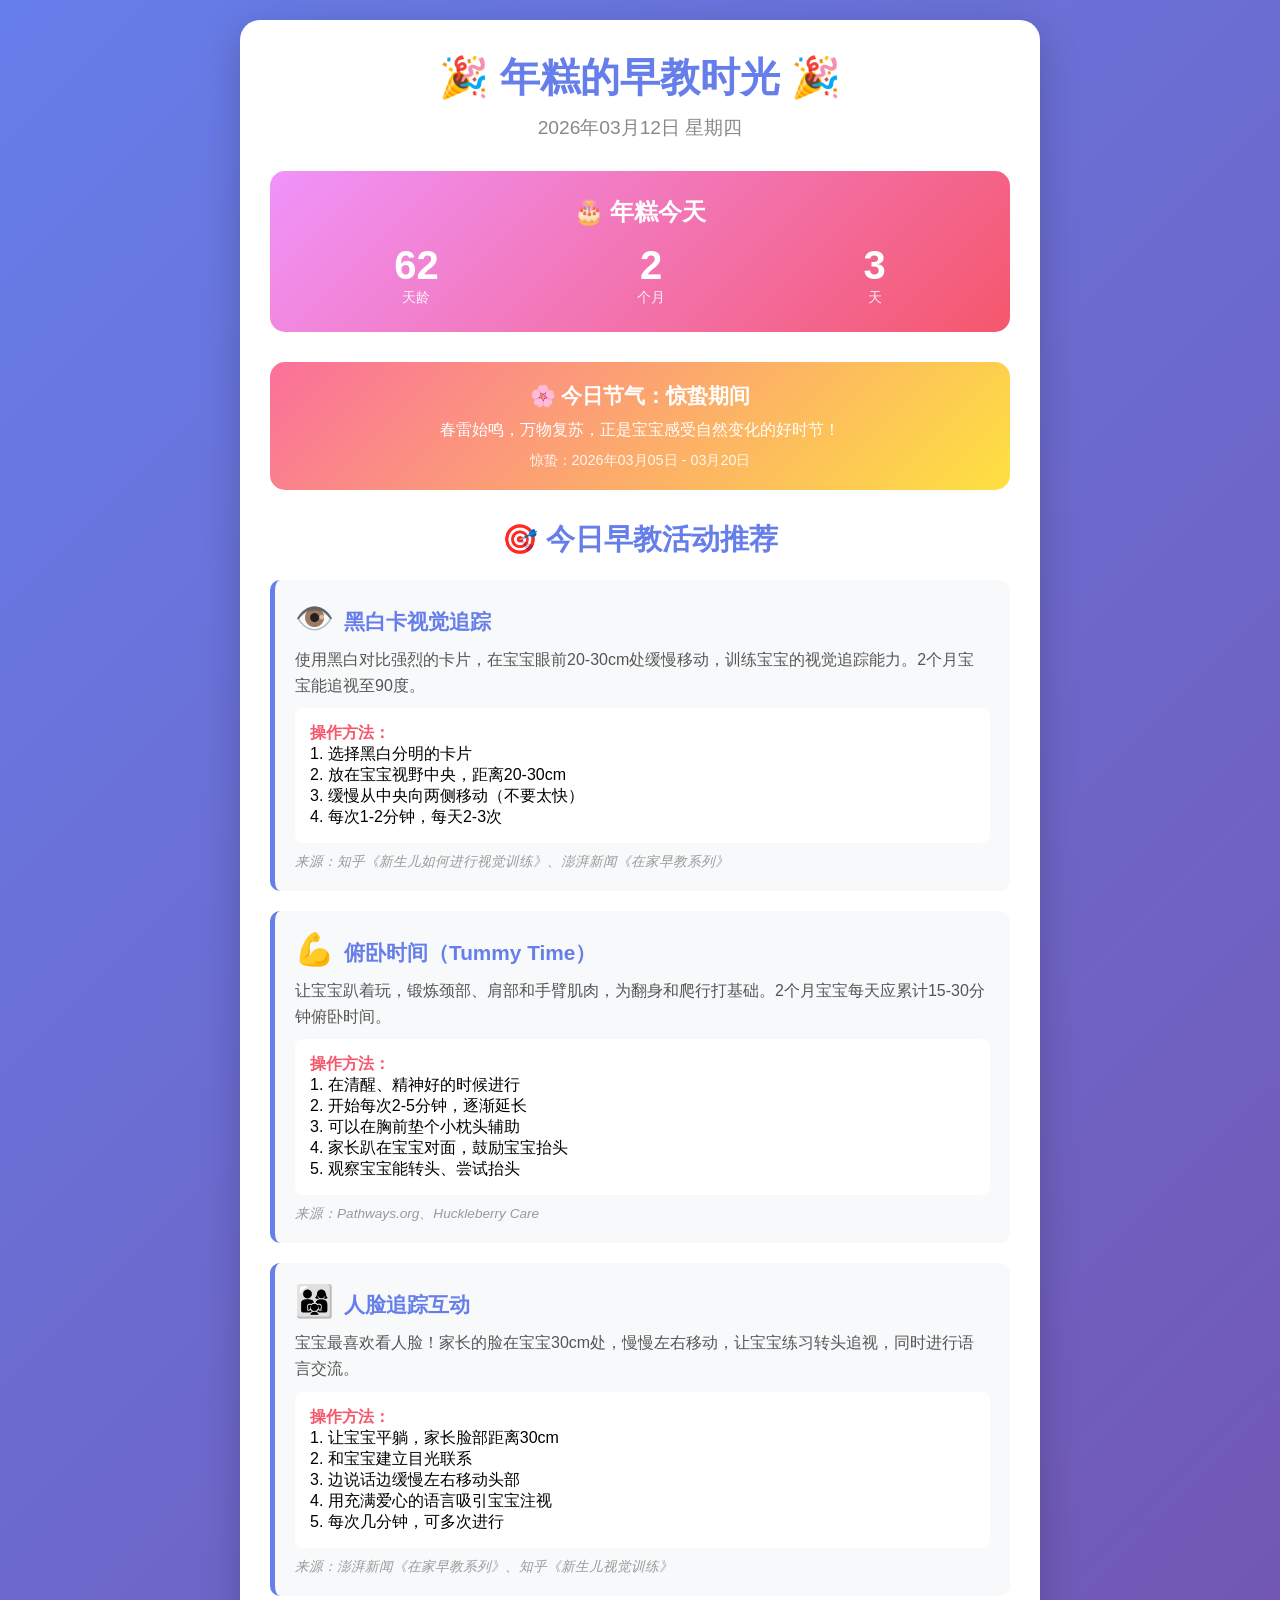
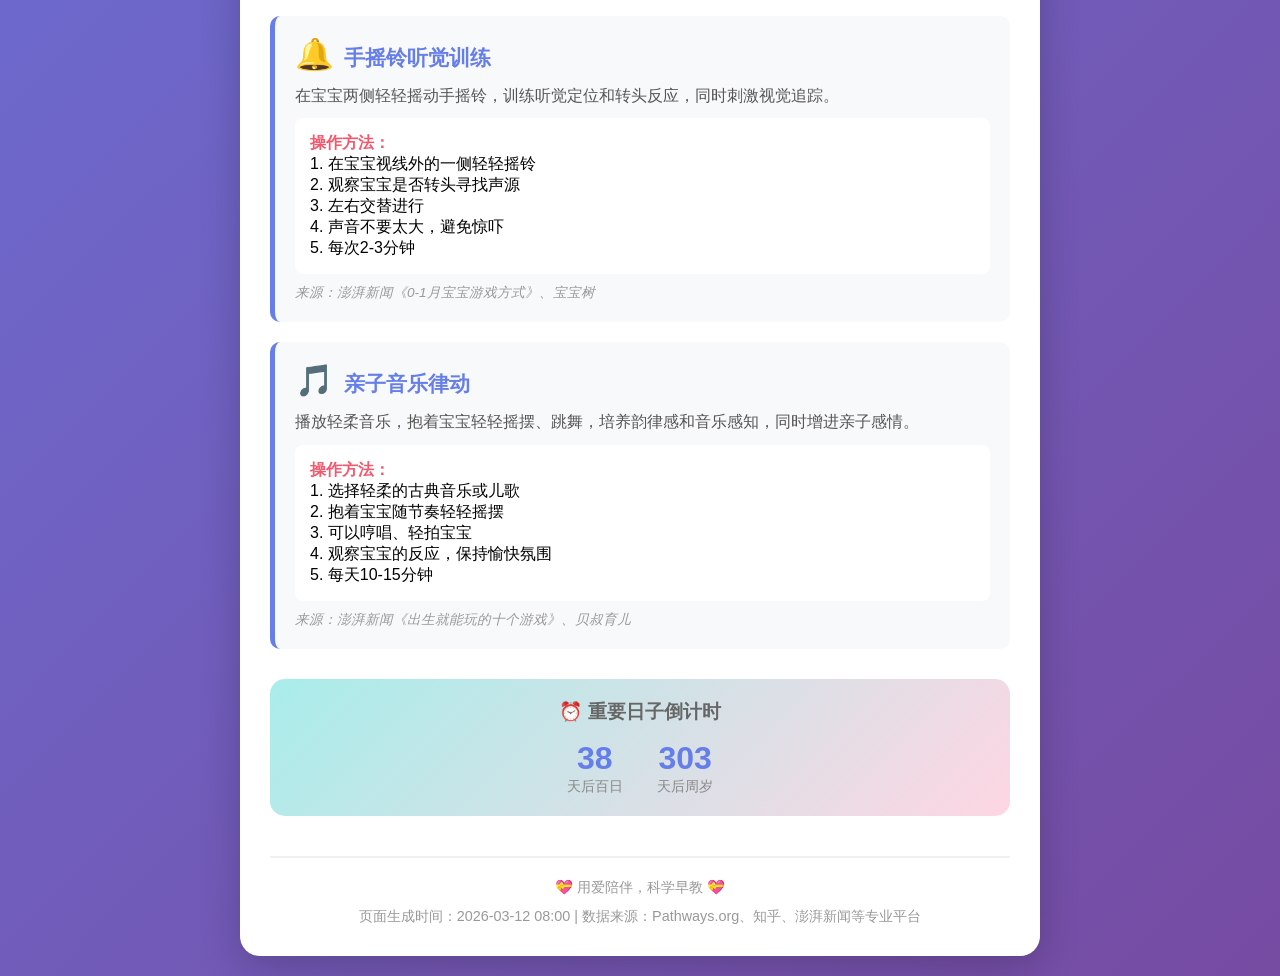
<file: archive/2026-03-12.html>
<!DOCTYPE html>
<html lang="zh-CN">
<head>
    <meta charset="UTF-8">
    <meta name="viewport" content="width=device-width, initial-scale=1.0">
    <title>年糕的早教时光 - 2026年03月12日</title>
    <style>
        * {
            margin: 0;
            padding: 0;
            box-sizing: border-box;
        }
        
        body {
            font-family: 'PingFang SC', 'Microsoft YaHei', sans-serif;
            background: linear-gradient(135deg, #667eea 0%, #764ba2 100%);
            min-height: 100vh;
            padding: 20px;
        }
        
        .container {
            max-width: 800px;
            margin: 0 auto;
            background: white;
            border-radius: 20px;
            padding: 30px;
            box-shadow: 0 10px 40px rgba(0,0,0,0.2);
        }
        
        .header {
            text-align: center;
            margin-bottom: 30px;
        }
        
        .header h1 {
            font-size: 2.5em;
            color: #667eea;
            margin-bottom: 10px;
        }
        
        .date {
            font-size: 1.2em;
            color: #888;
            margin-bottom: 20px;
        }
        
        .age-card {
            background: linear-gradient(135deg, #f093fb 0%, #f5576c 100%);
            color: white;
            padding: 25px;
            border-radius: 15px;
            text-align: center;
            margin-bottom: 30px;
        }
        
        .age-card h2 {
            font-size: 1.5em;
            margin-bottom: 15px;
        }
        
        .age-info {
            display: flex;
            justify-content: space-around;
            margin-top: 15px;
        }
        
        .age-item {
            text-align: center;
        }
        
        .age-number {
            font-size: 2.5em;
            font-weight: bold;
            display: block;
        }
        
        .age-label {
            font-size: 0.9em;
            opacity: 0.9;
        }
        
        .special-day {
            background: linear-gradient(135deg, #fa709a 0%, #fee140 100%);
            color: white;
            padding: 20px;
            border-radius: 15px;
            margin-bottom: 30px;
            text-align: center;
        }
        
        .special-day h3 {
            font-size: 1.3em;
            margin-bottom: 10px;
        }
        
        .activities {
            margin-top: 30px;
        }
        
        .activities h2 {
            font-size: 1.8em;
            color: #667eea;
            margin-bottom: 20px;
            text-align: center;
        }
        
        .activity-card {
            background: #f8f9fa;
            border-left: 5px solid #667eea;
            padding: 20px;
            margin-bottom: 20px;
            border-radius: 10px;
            transition: transform 0.3s ease, box-shadow 0.3s ease;
        }
        
        .activity-card:hover {
            transform: translateX(5px);
            box-shadow: 0 5px 15px rgba(0,0,0,0.1);
        }
        
        .activity-card h3 {
            color: #667eea;
            font-size: 1.3em;
            margin-bottom: 10px;
        }
        
        .activity-card .description {
            color: #555;
            line-height: 1.6;
            margin-bottom: 10px;
        }
        
        .activity-card .how-to {
            background: white;
            padding: 15px;
            border-radius: 8px;
            margin-top: 10px;
        }
        
        .activity-card .how-to strong {
            color: #f5576c;
        }
        
        .source {
            font-size: 0.85em;
            color: #999;
            margin-top: 10px;
            font-style: italic;
        }
        
        .countdown {
            background: linear-gradient(135deg, #a8edea 0%, #fed6e3 100%);
            padding: 20px;
            border-radius: 15px;
            margin-top: 30px;
            text-align: center;
        }
        
        .countdown h3 {
            color: #666;
            margin-bottom: 15px;
        }
        
        .countdown-item {
            display: inline-block;
            margin: 0 15px;
        }
        
        .countdown-number {
            font-size: 2em;
            font-weight: bold;
            color: #667eea;
            display: block;
        }
        
        .countdown-label {
            color: #888;
            font-size: 0.9em;
        }
        
        .footer {
            text-align: center;
            margin-top: 40px;
            padding-top: 20px;
            border-top: 2px solid #f0f0f0;
            color: #999;
            font-size: 0.9em;
        }
        
        .emoji {
            font-size: 1.5em;
            margin-right: 10px;
        }
        
        @media (max-width: 600px) {
            .container {
                padding: 20px;
            }
            
            .header h1 {
                font-size: 2em;
            }
            
            .age-info {
                flex-direction: column;
            }
            
            .age-item {
                margin-bottom: 15px;
            }
        }
    </style>
</head>
<body>
    <div class="container">
        <div class="header">
            <h1>🎉 年糕的早教时光 🎉</h1>
            <div class="date">2026年03月12日 星期四</div>
        </div>
        
        <div class="age-card">
            <h2>🎂 年糕今天</h2>
            <div class="age-info">
                <div class="age-item">
                    <span class="age-number">62</span>
                    <span class="age-label">天龄</span>
                </div>
                <div class="age-item">
                    <span class="age-number">2</span>
                    <span class="age-label">个月</span>
                </div>
                <div class="age-item">
                    <span class="age-number">3</span>
                    <span class="age-label">天</span>
                </div>
            </div>
        </div>
        
        <div class="special-day">
            <h3>🌸 今日节气：惊蛰期间</h3>
            <p>春雷始鸣，万物复苏，正是宝宝感受自然变化的好时节！</p>
            <p style="font-size: 0.9em; margin-top: 10px; opacity: 0.9;">惊蛰：2026年03月05日 - 03月20日</p>
        </div>
        
        <div class="activities">
            <h2>🎯 今日早教活动推荐</h2>
            
            <div class="activity-card">
                <h3><span class="emoji">👁️</span>黑白卡视觉追踪</h3>
                <div class="description">
                    使用黑白对比强烈的卡片，在宝宝眼前20-30cm处缓慢移动，训练宝宝的视觉追踪能力。2个月宝宝能追视至90度。
                </div>
                <div class="how-to">
                    <strong>操作方法：</strong><br>
                    1. 选择黑白分明的卡片<br>
                    2. 放在宝宝视野中央，距离20-30cm<br>
                    3. 缓慢从中央向两侧移动（不要太快）<br>
                    4. 每次1-2分钟，每天2-3次
                </div>
                <div class="source">
                    来源：知乎《新生儿如何进行视觉训练》、澎湃新闻《在家早教系列》
                </div>
            </div>
            
            <div class="activity-card">
                <h3><span class="emoji">💪</span>俯卧时间（Tummy Time）</h3>
                <div class="description">
                    让宝宝趴着玩，锻炼颈部、肩部和手臂肌肉，为翻身和爬行打基础。2个月宝宝每天应累计15-30分钟俯卧时间。
                </div>
                <div class="how-to">
                    <strong>操作方法：</strong><br>
                    1. 在清醒、精神好的时候进行<br>
                    2. 开始每次2-5分钟，逐渐延长<br>
                    3. 可以在胸前垫个小枕头辅助<br>
                    4. 家长趴在宝宝对面，鼓励宝宝抬头<br>
                    5. 观察宝宝能转头、尝试抬头
                </div>
                <div class="source">
                    来源：Pathways.org、Huckleberry Care
                </div>
            </div>
            
            <div class="activity-card">
                <h3><span class="emoji">👨‍👩‍👧</span>人脸追踪互动</h3>
                <div class="description">
                    宝宝最喜欢看人脸！家长的脸在宝宝30cm处，慢慢左右移动，让宝宝练习转头追视，同时进行语言交流。
                </div>
                <div class="how-to">
                    <strong>操作方法：</strong><br>
                    1. 让宝宝平躺，家长脸部距离30cm<br>
                    2. 和宝宝建立目光联系<br>
                    3. 边说话边缓慢左右移动头部<br>
                    4. 用充满爱心的语言吸引宝宝注视<br>
                    5. 每次几分钟，可多次进行
                </div>
                <div class="source">
                    来源：澎湃新闻《在家早教系列》、知乎《新生儿视觉训练》
                </div>
            </div>
            
            <div class="activity-card">
                <h3><span class="emoji">🔔</span>手摇铃听觉训练</h3>
                <div class="description">
                    在宝宝两侧轻轻摇动手摇铃，训练听觉定位和转头反应，同时刺激视觉追踪。
                </div>
                <div class="how-to">
                    <strong>操作方法：</strong><br>
                    1. 在宝宝视线外的一侧轻轻摇铃<br>
                    2. 观察宝宝是否转头寻找声源<br>
                    3. 左右交替进行<br>
                    4. 声音不要太大，避免惊吓<br>
                    5. 每次2-3分钟
                </div>
                <div class="source">
                    来源：澎湃新闻《0-1月宝宝游戏方式》、宝宝树
                </div>
            </div>
            
            <div class="activity-card">
                <h3><span class="emoji">🎵</span>亲子音乐律动</h3>
                <div class="description">
                    播放轻柔音乐，抱着宝宝轻轻摇摆、跳舞，培养韵律感和音乐感知，同时增进亲子感情。
                </div>
                <div class="how-to">
                    <strong>操作方法：</strong><br>
                    1. 选择轻柔的古典音乐或儿歌<br>
                    2. 抱着宝宝随节奏轻轻摇摆<br>
                    3. 可以哼唱、轻拍宝宝<br>
                    4. 观察宝宝的反应，保持愉快氛围<br>
                    5. 每天10-15分钟
                </div>
                <div class="source">
                    来源：澎湃新闻《出生就能玩的十个游戏》、贝叔育儿
                </div>
            </div>
        </div>
        
        <div class="countdown">
            <h3>⏰ 重要日子倒计时</h3>
            <div class="countdown-item">
                <span class="countdown-number">38</span>
                <span class="countdown-label">天后百日</span>
            </div>
            <div class="countdown-item">
                <span class="countdown-number">303</span>
                <span class="countdown-label">天后周岁</span>
            </div>
        </div>
        
        <div class="footer">
            <p>💝 用爱陪伴，科学早教 💝</p>
            <p style="margin-top: 10px;">页面生成时间：2026-03-12 08:00 | 数据来源：Pathways.org、知乎、澎湃新闻等专业平台</p>
        </div>
    </div>
</body>
</html>
</file>
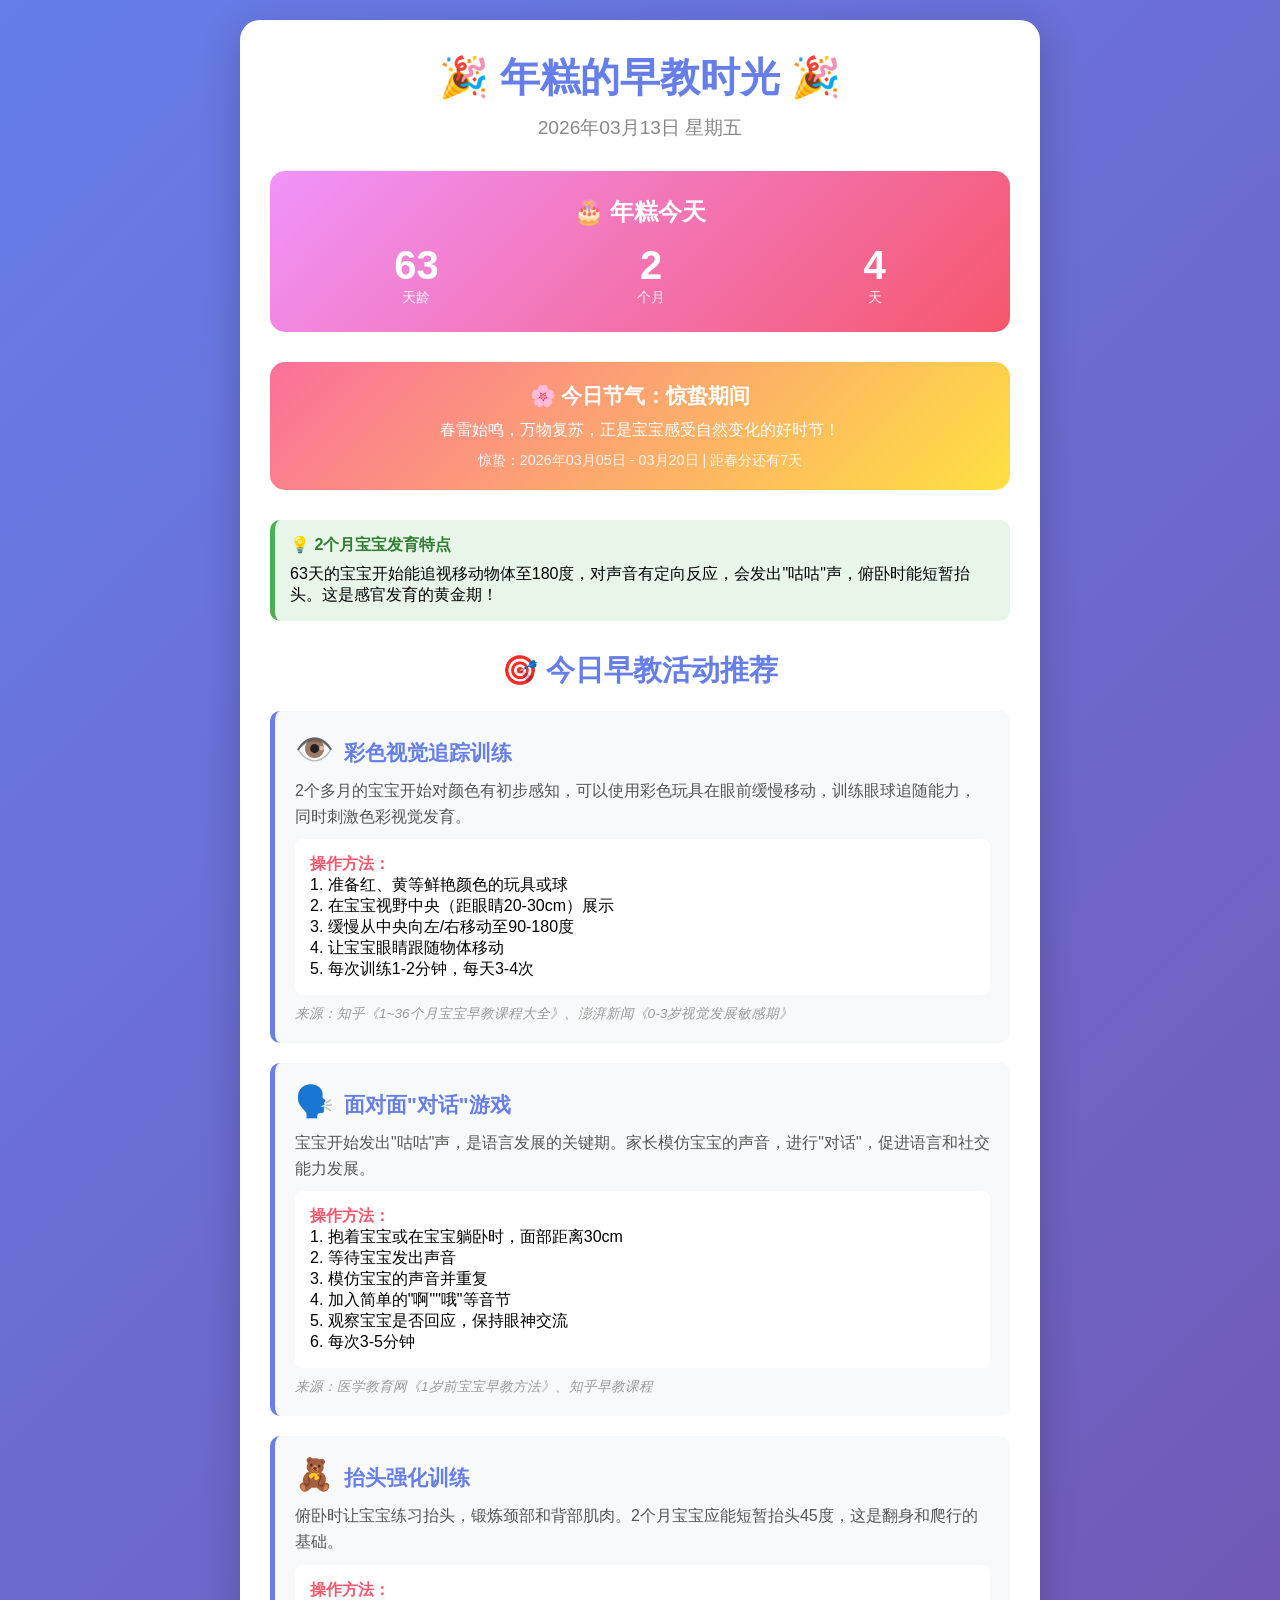
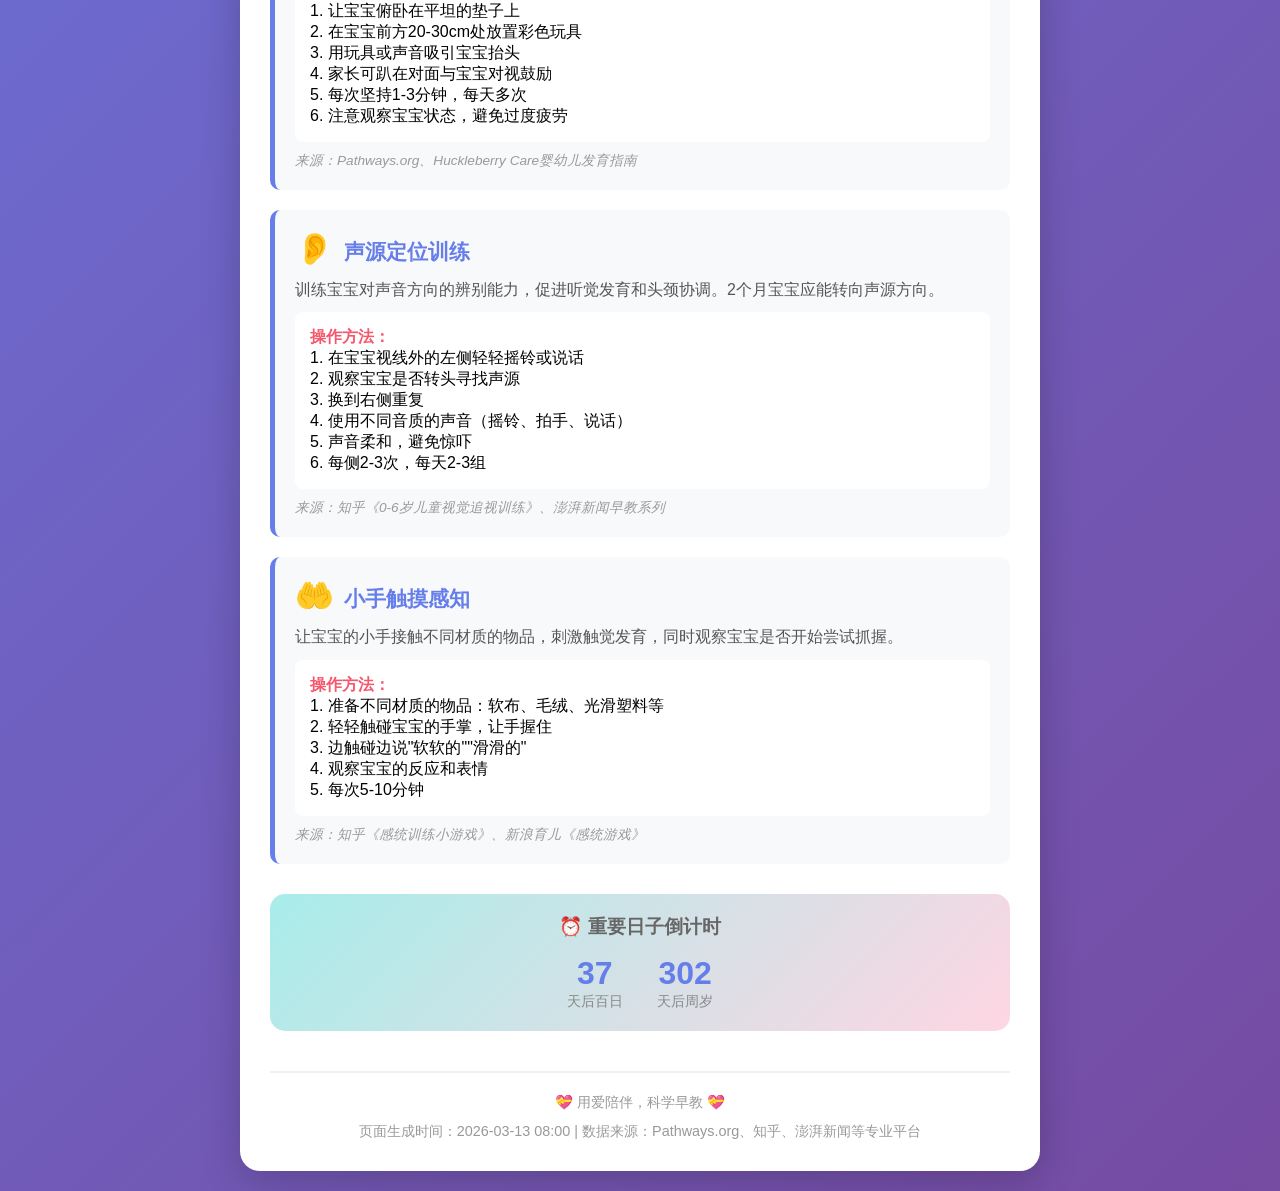
<file: archive/2026-03-13.html>
<!DOCTYPE html>
<html lang="zh-CN">
<head>
    <meta charset="UTF-8">
    <meta name="viewport" content="width=device-width, initial-scale=1.0">
    <title>年糕的早教时光 - 2026年03月13日</title>
    <style>
        * {
            margin: 0;
            padding: 0;
            box-sizing: border-box;
        }
        
        body {
            font-family: 'PingFang SC', 'Microsoft YaHei', sans-serif;
            background: linear-gradient(135deg, #667eea 0%, #764ba2 100%);
            min-height: 100vh;
            padding: 20px;
        }
        
        .container {
            max-width: 800px;
            margin: 0 auto;
            background: white;
            border-radius: 20px;
            padding: 30px;
            box-shadow: 0 10px 40px rgba(0,0,0,0.2);
        }
        
        .header {
            text-align: center;
            margin-bottom: 30px;
        }
        
        .header h1 {
            font-size: 2.5em;
            color: #667eea;
            margin-bottom: 10px;
        }
        
        .date {
            font-size: 1.2em;
            color: #888;
            margin-bottom: 20px;
        }
        
        .age-card {
            background: linear-gradient(135deg, #f093fb 0%, #f5576c 100%);
            color: white;
            padding: 25px;
            border-radius: 15px;
            text-align: center;
            margin-bottom: 30px;
        }
        
        .age-card h2 {
            font-size: 1.5em;
            margin-bottom: 15px;
        }
        
        .age-info {
            display: flex;
            justify-content: space-around;
            margin-top: 15px;
        }
        
        .age-item {
            text-align: center;
        }
        
        .age-number {
            font-size: 2.5em;
            font-weight: bold;
            display: block;
        }
        
        .age-label {
            font-size: 0.9em;
            opacity: 0.9;
        }
        
        .special-day {
            background: linear-gradient(135deg, #fa709a 0%, #fee140 100%);
            color: white;
            padding: 20px;
            border-radius: 15px;
            margin-bottom: 30px;
            text-align: center;
        }
        
        .special-day h3 {
            font-size: 1.3em;
            margin-bottom: 10px;
        }
        
        .activities {
            margin-top: 30px;
        }
        
        .activities h2 {
            font-size: 1.8em;
            color: #667eea;
            margin-bottom: 20px;
            text-align: center;
        }
        
        .activity-card {
            background: #f8f9fa;
            border-left: 5px solid #667eea;
            padding: 20px;
            margin-bottom: 20px;
            border-radius: 10px;
            transition: transform 0.3s ease, box-shadow 0.3s ease;
        }
        
        .activity-card:hover {
            transform: translateX(5px);
            box-shadow: 0 5px 15px rgba(0,0,0,0.1);
        }
        
        .activity-card h3 {
            color: #667eea;
            font-size: 1.3em;
            margin-bottom: 10px;
        }
        
        .activity-card .description {
            color: #555;
            line-height: 1.6;
            margin-bottom: 10px;
        }
        
        .activity-card .how-to {
            background: white;
            padding: 15px;
            border-radius: 8px;
            margin-top: 10px;
        }
        
        .activity-card .how-to strong {
            color: #f5576c;
        }
        
        .source {
            font-size: 0.85em;
            color: #999;
            margin-top: 10px;
            font-style: italic;
        }
        
        .countdown {
            background: linear-gradient(135deg, #a8edea 0%, #fed6e3 100%);
            padding: 20px;
            border-radius: 15px;
            margin-top: 30px;
            text-align: center;
        }
        
        .countdown h3 {
            color: #666;
            margin-bottom: 15px;
        }
        
        .countdown-item {
            display: inline-block;
            margin: 0 15px;
        }
        
        .countdown-number {
            font-size: 2em;
            font-weight: bold;
            color: #667eea;
            display: block;
        }
        
        .countdown-label {
            color: #888;
            font-size: 0.9em;
        }
        
        .footer {
            text-align: center;
            margin-top: 40px;
            padding-top: 20px;
            border-top: 2px solid #f0f0f0;
            color: #999;
            font-size: 0.9em;
        }
        
        .emoji {
            font-size: 1.5em;
            margin-right: 10px;
        }
        
        .tip-box {
            background: #e8f5e9;
            border-left: 5px solid #4caf50;
            padding: 15px;
            border-radius: 10px;
            margin: 20px 0;
        }
        
        .tip-box h4 {
            color: #2e7d32;
            margin-bottom: 8px;
        }
        
        @media (max-width: 600px) {
            .container {
                padding: 20px;
            }
            
            .header h1 {
                font-size: 2em;
            }
            
            .age-info {
                flex-direction: column;
            }
            
            .age-item {
                margin-bottom: 15px;
            }
        }
    </style>
</head>
<body>
    <div class="container">
        <div class="header">
            <h1>🎉 年糕的早教时光 🎉</h1>
            <div class="date">2026年03月13日 星期五</div>
        </div>
        
        <div class="age-card">
            <h2>🎂 年糕今天</h2>
            <div class="age-info">
                <div class="age-item">
                    <span class="age-number">63</span>
                    <span class="age-label">天龄</span>
                </div>
                <div class="age-item">
                    <span class="age-number">2</span>
                    <span class="age-label">个月</span>
                </div>
                <div class="age-item">
                    <span class="age-number">4</span>
                    <span class="age-label">天</span>
                </div>
            </div>
        </div>
        
        <div class="special-day">
            <h3>🌸 今日节气：惊蛰期间</h3>
            <p>春雷始鸣，万物复苏，正是宝宝感受自然变化的好时节！</p>
            <p style="font-size: 0.9em; margin-top: 10px; opacity: 0.9;">惊蛰：2026年03月05日 - 03月20日 | 距春分还有7天</p>
        </div>
        
        <div class="tip-box">
            <h4>💡 2个月宝宝发育特点</h4>
            <p>63天的宝宝开始能追视移动物体至180度，对声音有定向反应，会发出"咕咕"声，俯卧时能短暂抬头。这是感官发育的黄金期！</p>
        </div>
        
        <div class="activities">
            <h2>🎯 今日早教活动推荐</h2>
            
            <div class="activity-card">
                <h3><span class="emoji">👁️</span>彩色视觉追踪训练</h3>
                <div class="description">
                    2个多月的宝宝开始对颜色有初步感知，可以使用彩色玩具在眼前缓慢移动，训练眼球追随能力，同时刺激色彩视觉发育。
                </div>
                <div class="how-to">
                    <strong>操作方法：</strong><br>
                    1. 准备红、黄等鲜艳颜色的玩具或球<br>
                    2. 在宝宝视野中央（距眼睛20-30cm）展示<br>
                    3. 缓慢从中央向左/右移动至90-180度<br>
                    4. 让宝宝眼睛跟随物体移动<br>
                    5. 每次训练1-2分钟，每天3-4次
                </div>
                <div class="source">
                    来源：知乎《1~36个月宝宝早教课程大全》、澎湃新闻《0-3岁视觉发展敏感期》
                </div>
            </div>
            
            <div class="activity-card">
                <h3><span class="emoji">🗣️</span>面对面"对话"游戏</h3>
                <div class="description">
                    宝宝开始发出"咕咕"声，是语言发展的关键期。家长模仿宝宝的声音，进行"对话"，促进语言和社交能力发展。
                </div>
                <div class="how-to">
                    <strong>操作方法：</strong><br>
                    1. 抱着宝宝或在宝宝躺卧时，面部距离30cm<br>
                    2. 等待宝宝发出声音<br>
                    3. 模仿宝宝的声音并重复<br>
                    4. 加入简单的"啊""哦"等音节<br>
                    5. 观察宝宝是否回应，保持眼神交流<br>
                    6. 每次3-5分钟
                </div>
                <div class="source">
                    来源：医学教育网《1岁前宝宝早教方法》、知乎早教课程
                </div>
            </div>
            
            <div class="activity-card">
                <h3><span class="emoji">🧸</span>抬头强化训练</h3>
                <div class="description">
                    俯卧时让宝宝练习抬头，锻炼颈部和背部肌肉。2个月宝宝应能短暂抬头45度，这是翻身和爬行的基础。
                </div>
                <div class="how-to">
                    <strong>操作方法：</strong><br>
                    1. 让宝宝俯卧在平坦的垫子上<br>
                    2. 在宝宝前方20-30cm处放置彩色玩具<br>
                    3. 用玩具或声音吸引宝宝抬头<br>
                    4. 家长可趴在对面与宝宝对视鼓励<br>
                    5. 每次坚持1-3分钟，每天多次<br>
                    6. 注意观察宝宝状态，避免过度疲劳
                </div>
                <div class="source">
                    来源：Pathways.org、Huckleberry Care婴幼儿发育指南
                </div>
            </div>
            
            <div class="activity-card">
                <h3><span class="emoji">👂</span>声源定位训练</h3>
                <div class="description">
                    训练宝宝对声音方向的辨别能力，促进听觉发育和头颈协调。2个月宝宝应能转向声源方向。
                </div>
                <div class="how-to">
                    <strong>操作方法：</strong><br>
                    1. 在宝宝视线外的左侧轻轻摇铃或说话<br>
                    2. 观察宝宝是否转头寻找声源<br>
                    3. 换到右侧重复<br>
                    4. 使用不同音质的声音（摇铃、拍手、说话）<br>
                    5. 声音柔和，避免惊吓<br>
                    6. 每侧2-3次，每天2-3组
                </div>
                <div class="source">
                    来源：知乎《0-6岁儿童视觉追视训练》、澎湃新闻早教系列
                </div>
            </div>
            
            <div class="activity-card">
                <h3><span class="emoji">🤲</span>小手触摸感知</h3>
                <div class="description">
                    让宝宝的小手接触不同材质的物品，刺激触觉发育，同时观察宝宝是否开始尝试抓握。
                </div>
                <div class="how-to">
                    <strong>操作方法：</strong><br>
                    1. 准备不同材质的物品：软布、毛绒、光滑塑料等<br>
                    2. 轻轻触碰宝宝的手掌，让手握住<br>
                    3. 边触碰边说"软软的""滑滑的"<br>
                    4. 观察宝宝的反应和表情<br>
                    5. 每次5-10分钟
                </div>
                <div class="source">
                    来源：知乎《感统训练小游戏》、新浪育儿《感统游戏》
                </div>
            </div>
        </div>
        
        <div class="countdown">
            <h3>⏰ 重要日子倒计时</h3>
            <div class="countdown-item">
                <span class="countdown-number">37</span>
                <span class="countdown-label">天后百日</span>
            </div>
            <div class="countdown-item">
                <span class="countdown-number">302</span>
                <span class="countdown-label">天后周岁</span>
            </div>
        </div>
        
        <div class="footer">
            <p>💝 用爱陪伴，科学早教 💝</p>
            <p style="margin-top: 10px;">页面生成时间：2026-03-13 08:00 | 数据来源：Pathways.org、知乎、澎湃新闻等专业平台</p>
        </div>
    </div>
</body>
</html>
</file>
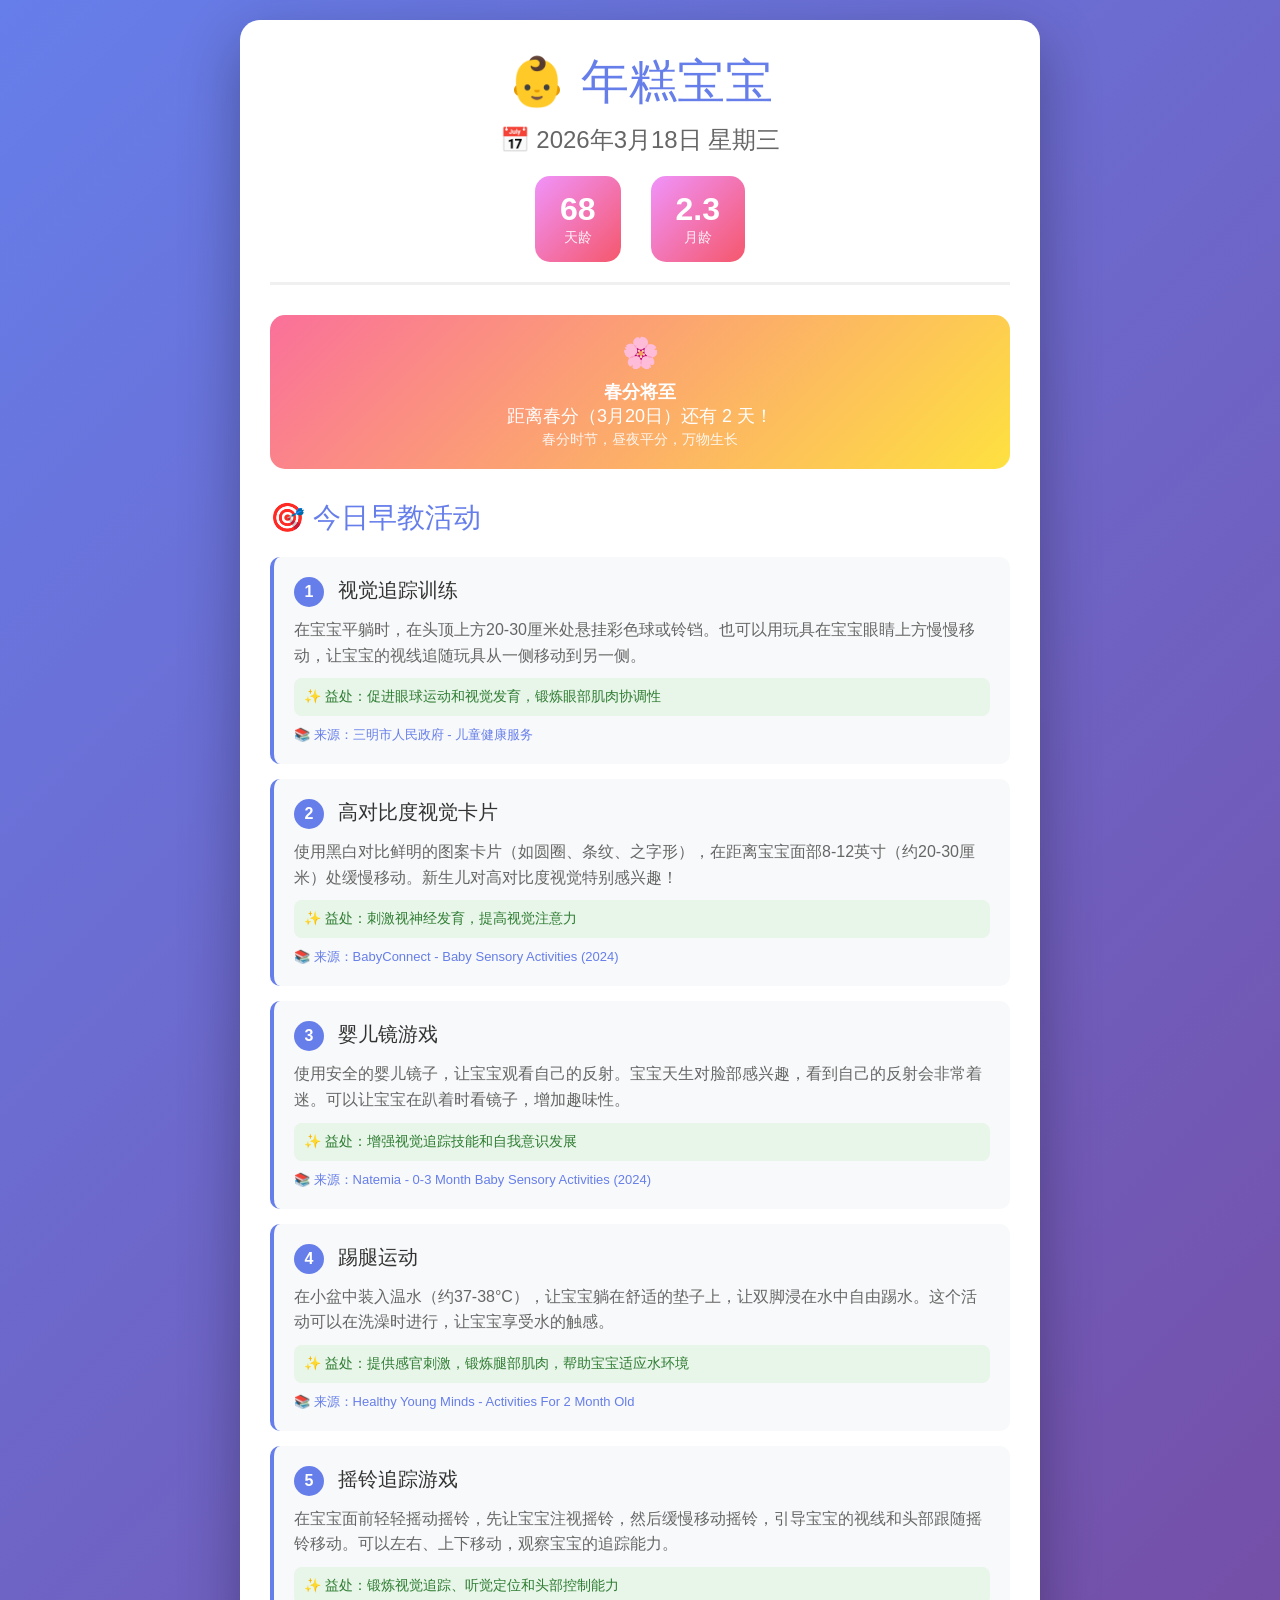
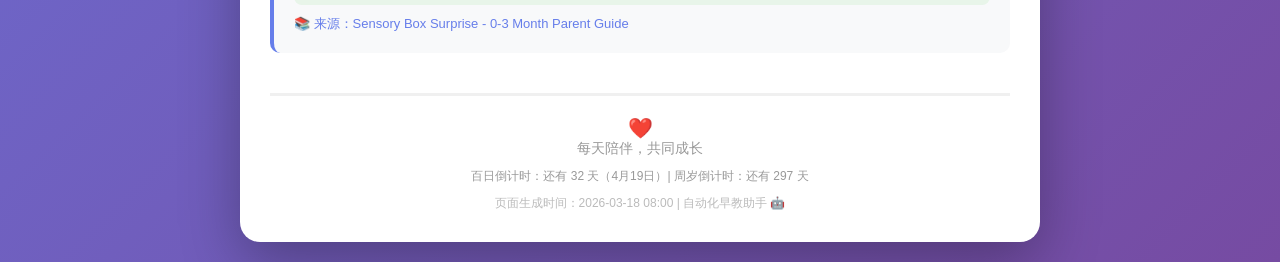
<file: archive/2026-03-18.html>
<!DOCTYPE html>
<html lang="zh-CN">
<head>
    <meta charset="UTF-8">
    <meta name="viewport" content="width=device-width, initial-scale=1.0">
    <title>年糕的早教时光 - 2026年3月18日</title>
    <style>
        * {
            margin: 0;
            padding: 0;
            box-sizing: border-box;
        }
        
        body {
            font-family: 'PingFang SC', 'Microsoft YaHei', sans-serif;
            background: linear-gradient(135deg, #667eea 0%, #764ba2 100%);
            min-height: 100vh;
            padding: 20px;
        }
        
        .container {
            max-width: 800px;
            margin: 0 auto;
            background: white;
            border-radius: 20px;
            padding: 30px;
            box-shadow: 0 20px 60px rgba(0,0,0,0.3);
        }
        
        .header {
            text-align: center;
            margin-bottom: 30px;
            padding-bottom: 20px;
            border-bottom: 3px solid #f0f0f0;
        }
        
        .baby-name {
            font-size: 48px;
            color: #667eea;
            margin-bottom: 10px;
        }
        
        .date {
            font-size: 24px;
            color: #666;
            margin-bottom: 15px;
        }
        
        .age-info {
            display: flex;
            justify-content: center;
            gap: 30px;
            margin-top: 20px;
        }
        
        .age-card {
            background: linear-gradient(135deg, #f093fb 0%, #f5576c 100%);
            color: white;
            padding: 15px 25px;
            border-radius: 15px;
            text-align: center;
        }
        
        .age-number {
            font-size: 32px;
            font-weight: bold;
            display: block;
        }
        
        .age-label {
            font-size: 14px;
            opacity: 0.9;
        }
        
        .special-day {
            background: linear-gradient(135deg, #fa709a 0%, #fee140 100%);
            color: white;
            padding: 20px;
            border-radius: 15px;
            margin: 20px 0;
            text-align: center;
            font-size: 18px;
        }
        
        .special-day-icon {
            font-size: 30px;
            margin-bottom: 10px;
        }
        
        .activities {
            margin-top: 30px;
        }
        
        .section-title {
            font-size: 28px;
            color: #667eea;
            margin-bottom: 20px;
            display: flex;
            align-items: center;
            gap: 10px;
        }
        
        .activity-card {
            background: #f8f9fa;
            border-left: 4px solid #667eea;
            padding: 20px;
            margin-bottom: 15px;
            border-radius: 10px;
            transition: transform 0.2s;
        }
        
        .activity-card:hover {
            transform: translateX(5px);
            box-shadow: 0 5px 15px rgba(0,0,0,0.1);
        }
        
        .activity-number {
            display: inline-block;
            background: #667eea;
            color: white;
            width: 30px;
            height: 30px;
            border-radius: 50%;
            text-align: center;
            line-height: 30px;
            margin-right: 10px;
            font-weight: bold;
        }
        
        .activity-title {
            font-size: 20px;
            color: #333;
            margin-bottom: 10px;
            display: inline;
        }
        
        .activity-description {
            color: #666;
            margin: 10px 0;
            line-height: 1.6;
        }
        
        .activity-benefit {
            background: #e8f5e9;
            padding: 10px;
            border-radius: 8px;
            font-size: 14px;
            color: #2e7d32;
        }
        
        .source-link {
            display: inline-block;
            margin-top: 10px;
            color: #667eea;
            text-decoration: none;
            font-size: 13px;
        }
        
        .source-link:hover {
            text-decoration: underline;
        }
        
        .footer {
            text-align: center;
            margin-top: 40px;
            padding-top: 20px;
            border-top: 3px solid #f0f0f0;
            color: #999;
            font-size: 14px;
        }
        
        .love {
            color: #f5576c;
            font-size: 20px;
        }
    </style>
</head>
<body>
    <div class="container">
        <div class="header">
            <div class="baby-name">👶 年糕宝宝</div>
            <div class="date">📅 2026年3月18日 星期三</div>
            
            <div class="age-info">
                <div class="age-card">
                    <span class="age-number">68</span>
                    <span class="age-label">天龄</span>
                </div>
                <div class="age-card">
                    <span class="age-number">2.3</span>
                    <span class="age-label">月龄</span>
                </div>
            </div>
        </div>
        
        <div class="special-day">
            <div class="special-day-icon">🌸</div>
            <strong>春分将至</strong><br>
            距离春分（3月20日）还有 2 天！<br>
            <span style="font-size: 14px; opacity: 0.9;">春分时节，昼夜平分，万物生长</span>
        </div>
        
        <div class="activities">
            <div class="section-title">
                🎯 今日早教活动
            </div>
            
            <div class="activity-card">
                <span class="activity-number">1</span>
                <span class="activity-title">视觉追踪训练</span>
                <div class="activity-description">
                    在宝宝平躺时，在头顶上方20-30厘米处悬挂彩色球或铃铛。也可以用玩具在宝宝眼睛上方慢慢移动，让宝宝的视线追随玩具从一侧移动到另一侧。
                </div>
                <div class="activity-benefit">
                    ✨ 益处：促进眼球运动和视觉发育，锻炼眼部肌肉协调性
                </div>
                <a href="http://www.sm.gov.cn/msfwtp/yysy/ysyy/etjkfw/202403/t20240321_2011107.htm" target="_blank" class="source-link">
                    📚 来源：三明市人民政府 - 儿童健康服务
                </a>
            </div>
            
            <div class="activity-card">
                <span class="activity-number">2</span>
                <span class="activity-title">高对比度视觉卡片</span>
                <div class="activity-description">
                    使用黑白对比鲜明的图案卡片（如圆圈、条纹、之字形），在距离宝宝面部8-12英寸（约20-30厘米）处缓慢移动。新生儿对高对比度视觉特别感兴趣！
                </div>
                <div class="activity-benefit">
                    ✨ 益处：刺激视神经发育，提高视觉注意力
                </div>
                <a href="https://en.babyconnect.com/blog/baby-sensory-activities-0-3-months" target="_blank" class="source-link">
                    📚 来源：BabyConnect - Baby Sensory Activities (2024)
                </a>
            </div>
            
            <div class="activity-card">
                <span class="activity-number">3</span>
                <span class="activity-title">婴儿镜游戏</span>
                <div class="activity-description">
                    使用安全的婴儿镜子，让宝宝观看自己的反射。宝宝天生对脸部感兴趣，看到自己的反射会非常着迷。可以让宝宝在趴着时看镜子，增加趣味性。
                </div>
                <div class="activity-benefit">
                    ✨ 益处：增强视觉追踪技能和自我意识发展
                </div>
                <a href="https://natemia.com/blogs/natemia-blog/0-3-month-baby-sensory-activities-our-guide-to-early-development" target="_blank" class="source-link">
                    📚 来源：Natemia - 0-3 Month Baby Sensory Activities (2024)
                </a>
            </div>
            
            <div class="activity-card">
                <span class="activity-number">4</span>
                <span class="activity-title">踢腿运动</span>
                <div class="activity-description">
                    在小盆中装入温水（约37-38°C），让宝宝躺在舒适的垫子上，让双脚浸在水中自由踢水。这个活动可以在洗澡时进行，让宝宝享受水的触感。
                </div>
                <div class="activity-benefit">
                    ✨ 益处：提供感官刺激，锻炼腿部肌肉，帮助宝宝适应水环境
                </div>
                <a href="https://www.healthyyoungminds.com/activities-for-2-month-old/" target="_blank" class="source-link">
                    📚 来源：Healthy Young Minds - Activities For 2 Month Old
                </a>
            </div>
            
            <div class="activity-card">
                <span class="activity-number">5</span>
                <span class="activity-title">摇铃追踪游戏</span>
                <div class="activity-description">
                    在宝宝面前轻轻摇动摇铃，先让宝宝注视摇铃，然后缓慢移动摇铃，引导宝宝的视线和头部跟随摇铃移动。可以左右、上下移动，观察宝宝的追踪能力。
                </div>
                <div class="activity-benefit">
                    ✨ 益处：锻炼视觉追踪、听觉定位和头部控制能力
                </div>
                <a href="https://www.sensoryboxsurprise.co.uk/pages/0-3month-parent-sensory-play-guide" target="_blank" class="source-link">
                    📚 来源：Sensory Box Surprise - 0-3 Month Parent Guide
                </a>
            </div>
        </div>
        
        <div class="footer">
            <p class="love">❤️</p>
            <p>每天陪伴，共同成长</p>
            <p style="margin-top: 10px; font-size: 12px;">
                百日倒计时：还有 32 天（4月19日）| 周岁倒计时：还有 297 天
            </p>
            <p style="margin-top: 10px; font-size: 12px; color: #bbb;">
                页面生成时间：2026-03-18 08:00 | 自动化早教助手 🤖
            </p>
        </div>
    </div>
</body>
</html>
</file>
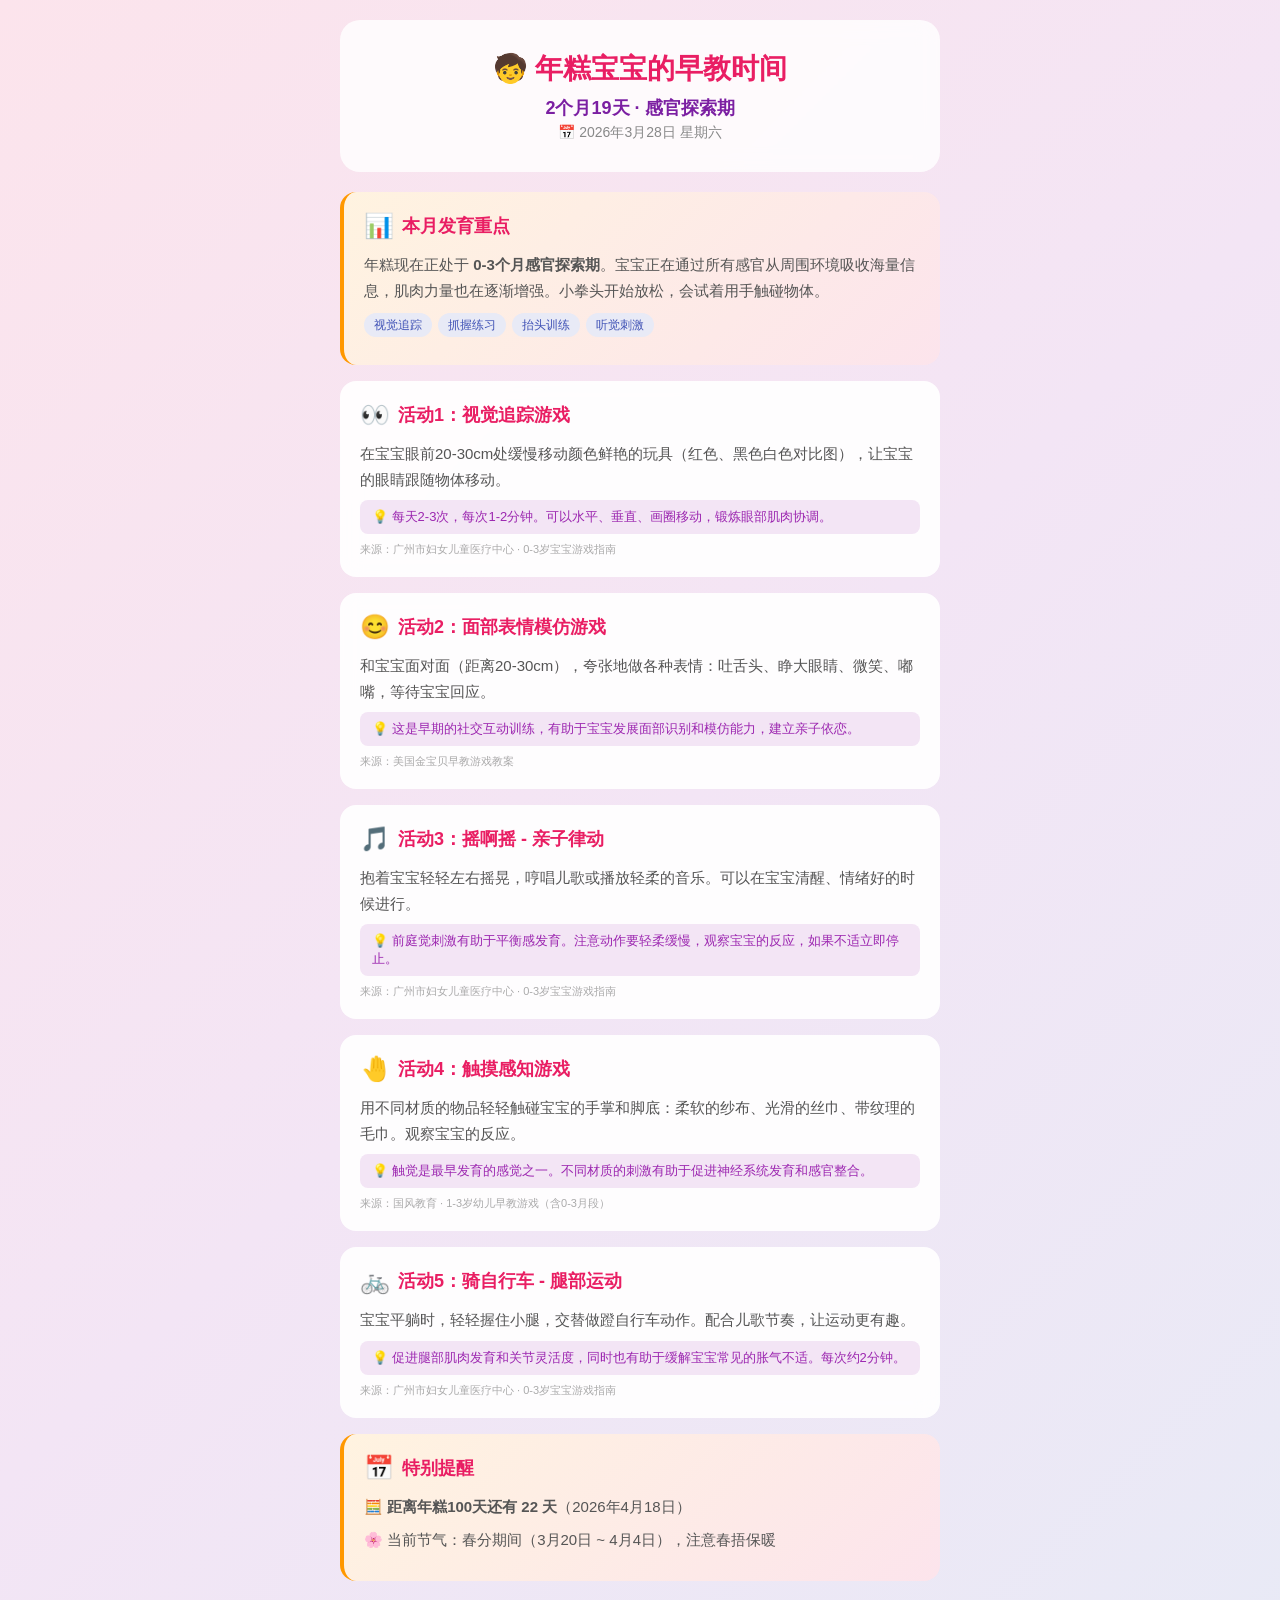
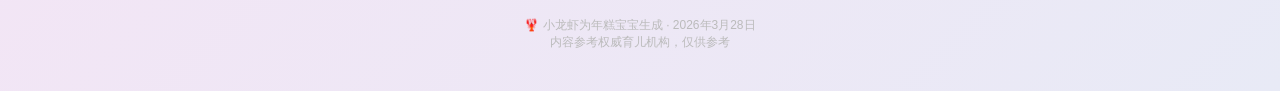
<file: daily/2026-03-28.html>
<!DOCTYPE html>
<html lang="zh-CN">
<head>
<meta charset="UTF-8">
<meta name="viewport" content="width=device-width, initial-scale=1.0">
<title>年糕宝宝早教活动 - 2026年3月28日</title>
<style>
  * { margin: 0; padding: 0; box-sizing: border-box; }
  body { font-family: -apple-system, "PingFang SC", "Microsoft YaHei", sans-serif; background: linear-gradient(135deg, #fce4ec 0%, #f3e5f5 50%, #e8eaf6 100%); min-height: 100vh; padding: 20px; color: #333; }
  .container { max-width: 600px; margin: 0 auto; }
  .header { text-align: center; padding: 30px 20px; background: rgba(255,255,255,0.8); border-radius: 20px; margin-bottom: 20px; backdrop-filter: blur(10px); }
  .header h1 { font-size: 28px; color: #e91e63; margin-bottom: 8px; }
  .header .age { font-size: 18px; color: #7b1fa2; font-weight: 600; }
  .header .date { font-size: 14px; color: #888; margin-top: 4px; }
  .card { background: rgba(255,255,255,0.9); border-radius: 16px; padding: 20px; margin-bottom: 16px; backdrop-filter: blur(10px); transition: transform 0.2s; }
  .card:hover { transform: translateY(-2px); }
  .card h2 { font-size: 18px; color: #e91e63; margin-bottom: 12px; display: flex; align-items: center; gap: 8px; }
  .card .emoji { font-size: 24px; }
  .card p { font-size: 15px; line-height: 1.7; color: #555; margin-bottom: 8px; }
  .card .tip { font-size: 13px; color: #9c27b0; background: #f3e5f5; padding: 8px 12px; border-radius: 8px; margin-top: 8px; }
  .card .source { font-size: 11px; color: #aaa; margin-top: 8px; }
  .milestone { background: linear-gradient(135deg, #fff3e0, #fce4ec); border-left: 4px solid #ff9800; }
  .footer { text-align: center; padding: 20px; font-size: 12px; color: #bbb; }
  .tag { display: inline-block; background: #e8eaf6; color: #3f51b5; padding: 2px 10px; border-radius: 12px; font-size: 12px; margin-right: 6px; }
</style>
</head>
<body>
<div class="container">
  <div class="header">
    <h1>🧒 年糕宝宝的早教时间</h1>
    <div class="age">2个月19天 · 感官探索期</div>
    <div class="date">📅 2026年3月28日 星期六</div>
  </div>

  <div class="card milestone">
    <h2><span class="emoji">📊</span> 本月发育重点</h2>
    <p>年糕现在正处于 <strong>0-3个月感官探索期</strong>。宝宝正在通过所有感官从周围环境吸收海量信息，肌肉力量也在逐渐增强。小拳头开始放松，会试着用手触碰物体。</p>
    <p><span class="tag">视觉追踪</span><span class="tag">抓握练习</span><span class="tag">抬头训练</span><span class="tag">听觉刺激</span></p>
  </div>

  <div class="card">
    <h2><span class="emoji">👀</span> 活动1：视觉追踪游戏</h2>
    <p>在宝宝眼前20-30cm处缓慢移动颜色鲜艳的玩具（红色、黑色白色对比图），让宝宝的眼睛跟随物体移动。</p>
    <div class="tip">💡 每天2-3次，每次1-2分钟。可以水平、垂直、画圈移动，锻炼眼部肌肉协调。</div>
    <div class="source">来源：广州市妇女儿童医疗中心 · 0-3岁宝宝游戏指南</div>
  </div>

  <div class="card">
    <h2><span class="emoji">😊</span> 活动2：面部表情模仿游戏</h2>
    <p>和宝宝面对面（距离20-30cm），夸张地做各种表情：吐舌头、睁大眼睛、微笑、嘟嘴，等待宝宝回应。</p>
    <div class="tip">💡 这是早期的社交互动训练，有助于宝宝发展面部识别和模仿能力，建立亲子依恋。</div>
    <div class="source">来源：美国金宝贝早教游戏教案</div>
  </div>

  <div class="card">
    <h2><span class="emoji">🎵</span> 活动3：摇啊摇 - 亲子律动</h2>
    <p>抱着宝宝轻轻左右摇晃，哼唱儿歌或播放轻柔的音乐。可以在宝宝清醒、情绪好的时候进行。</p>
    <div class="tip">💡 前庭觉刺激有助于平衡感发育。注意动作要轻柔缓慢，观察宝宝的反应，如果不适立即停止。</div>
    <div class="source">来源：广州市妇女儿童医疗中心 · 0-3岁宝宝游戏指南</div>
  </div>

  <div class="card">
    <h2><span class="emoji">🤚</span> 活动4：触摸感知游戏</h2>
    <p>用不同材质的物品轻轻触碰宝宝的手掌和脚底：柔软的纱布、光滑的丝巾、带纹理的毛巾。观察宝宝的反应。</p>
    <div class="tip">💡 触觉是最早发育的感觉之一。不同材质的刺激有助于促进神经系统发育和感官整合。</div>
    <div class="source">来源：国风教育 · 1-3岁幼儿早教游戏（含0-3月段）</div>
  </div>

  <div class="card">
    <h2><span class="emoji">🚲</span> 活动5：骑自行车 - 腿部运动</h2>
    <p>宝宝平躺时，轻轻握住小腿，交替做蹬自行车动作。配合儿歌节奏，让运动更有趣。</p>
    <div class="tip">💡 促进腿部肌肉发育和关节灵活度，同时也有助于缓解宝宝常见的胀气不适。每次约2分钟。</div>
    <div class="source">来源：广州市妇女儿童医疗中心 · 0-3岁宝宝游戏指南</div>
  </div>

  <div class="card milestone">
    <h2><span class="emoji">📅</span> 特别提醒</h2>
    <p>🧮 <strong>距离年糕100天还有 22 天</strong>（2026年4月18日）</p>
    <p>🌸 当前节气：春分期间（3月20日 ~ 4月4日），注意春捂保暖</p>
  </div>

  <div class="footer">
    🦞 小龙虾为年糕宝宝生成 · 2026年3月28日<br>
    内容参考权威育儿机构，仅供参考
  </div>
</div>
</body>
</html>
</file>
